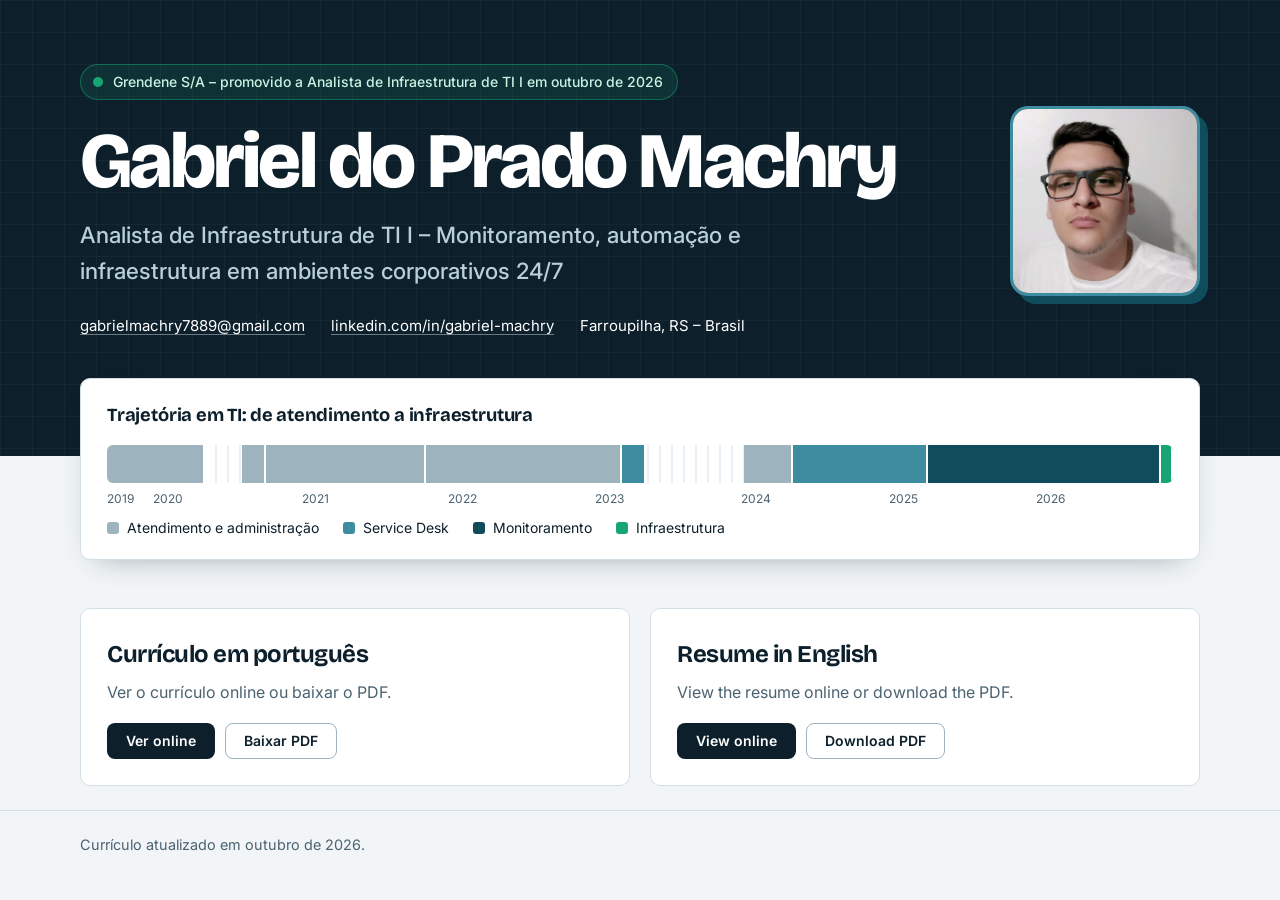
<file: index.html>
<!DOCTYPE html>
<html lang="pt-BR">
<head>
<meta charset="UTF-8">
<meta name="viewport" content="width=device-width, initial-scale=1">
<title>Gabriel do Prado Machry – Analista de Infraestrutura de TI I</title>
<meta name="description" content="Currículo de Gabriel do Prado Machry, Analista de Infraestrutura de TI I na Grendene S/A. Monitoramento (Nagios/OpMon, Grafana), automação (Python, Perl, PowerShell), Active Directory e Windows Server.">
<meta property="og:title" content="Gabriel do Prado Machry – Analista de Infraestrutura de TI I">
<meta property="og:description" content="Currículo de Gabriel do Prado Machry, Analista de Infraestrutura de TI I na Grendene S/A. Monitoramento (Nagios/OpMon, Grafana), automação (Python, Perl, PowerShell), Active Directory e Windows Server.">
<meta property="og:image" content="foto.jpg">
<meta name="theme-color" content="#0c1f2b">
<link rel="preconnect" href="https://fonts.googleapis.com"><link rel="preconnect" href="https://fonts.gstatic.com" crossorigin><link rel="stylesheet" href="https://fonts.googleapis.com/css2?family=Bricolage+Grotesque:wght@700;800&family=Inter:wght@400;500;600;700&display=swap">
<link rel="stylesheet" href="style.css">
<script type="application/ld+json">{"@context": "https://schema.org", "@type": "Person", "name": "Gabriel do Prado Machry", "jobTitle": "Analista de Infraestrutura de TI I", "worksFor": {"@type": "Organization", "name": "Grendene S/A"}, "email": "gabrielmachry7889@gmail.com", "sameAs": ["https://linkedin.com/in/gabriel-machry"]}</script>
</head>
<body>
<header class="site-head">
<div class="wrap">
<div class="hero" style="padding-top:64px">
<div>
<p class="status"><span class="dot" aria-hidden="true"></span>Grendene S/A – promovido a Analista de Infraestrutura de TI I em outubro de 2026</p>
<h1>Gabriel do Prado Machry</h1>
<p class="headline">Analista de Infraestrutura de TI I – Monitoramento, automação e infraestrutura em ambientes corporativos 24/7</p>
<ul class="contact">
<li><a href="mailto:gabrielmachry7889@gmail.com">gabrielmachry7889@gmail.com</a></li>
<li><a href="https://linkedin.com/in/gabriel-machry">linkedin.com/in/gabriel-machry</a></li>
<li>Farroupilha, RS – Brasil</li>
</ul>
</div>
<img class="portrait" src="foto.jpg" alt="Foto de Gabriel do Prado Machry" width="190" height="190">
</div>
</div>
</header>
<main class="wrap">
<figure class="uptime wrap-in" aria-labelledby="up-title">
<h2 id="up-title">Trajetória em TI: de atendimento a infraestrutura</h2>
<div class="track" role="img" aria-label="Linha do tempo de 2019 a 2026: atendimento e administração até 2024, Service Desk, monitoramento a partir de março de 2025 e infraestrutura a partir de outubro de 2026."><span class="seg seg--adm" style="left:0.00%;width:9.20%;--d:0.00s"></span><span class="seg seg--adm" style="left:12.64%;width:2.30%;--d:0.07s"></span><span class="seg seg--adm" style="left:14.94%;width:14.94%;--d:0.14s"></span><span class="seg seg--adm" style="left:29.89%;width:18.39%;--d:0.21s"></span><span class="seg seg--sd" style="left:48.28%;width:2.30%;--d:0.28s"></span><span class="seg seg--adm" style="left:59.77%;width:4.60%;--d:0.35s"></span><span class="seg seg--sd" style="left:64.37%;width:12.64%;--d:0.42s"></span><span class="seg seg--mon" style="left:77.01%;width:21.84%;--d:0.49s"></span><span class="seg seg--infra" style="left:98.85%;width:1.15%;--d:0.56s"></span></div>
<div class="axis" aria-hidden="true"><span style="left:0">2019</span><span style="left:5.75%">2020</span><span style="left:19.54%">2021</span><span style="left:33.33%">2022</span><span style="left:47.13%">2023</span><span style="left:60.92%">2024</span><span style="left:74.71%">2025</span><span style="left:88.51%">2026</span></div>
<ul class="legend"><li><i class="seg--adm"></i>Atendimento e administração</li><li><i class="seg--sd"></i>Service Desk</li><li><i class="seg--mon"></i>Monitoramento</li><li><i class="seg--infra"></i>Infraestrutura</li></ul>
</figure>
<div class="choose">
<section class="choice" style="margin:0"><h2>Currículo em português</h2><p>Ver o currículo online ou baixar o PDF.</p><div class="btn-row"><a class="btn btn-primary" href="cv-pt.html">Ver online</a><a class="btn btn-ghost" href="Gabriel_Machry_Curriculo.pdf" download>Baixar PDF</a></div></section>
<section class="choice" style="margin:0"><h2>Resume in English</h2><p>View the resume online or download the PDF.</p><div class="btn-row"><a class="btn btn-primary" href="cv-en.html" lang="en">View online</a><a class="btn btn-ghost" href="Gabriel_Machry_Resume.pdf" download lang="en">Download PDF</a></div></section>
</div>
</main>
<footer class="site-foot"><div class="wrap">Currículo atualizado em outubro de 2026.</div></footer>
</body>
</html>
</file>
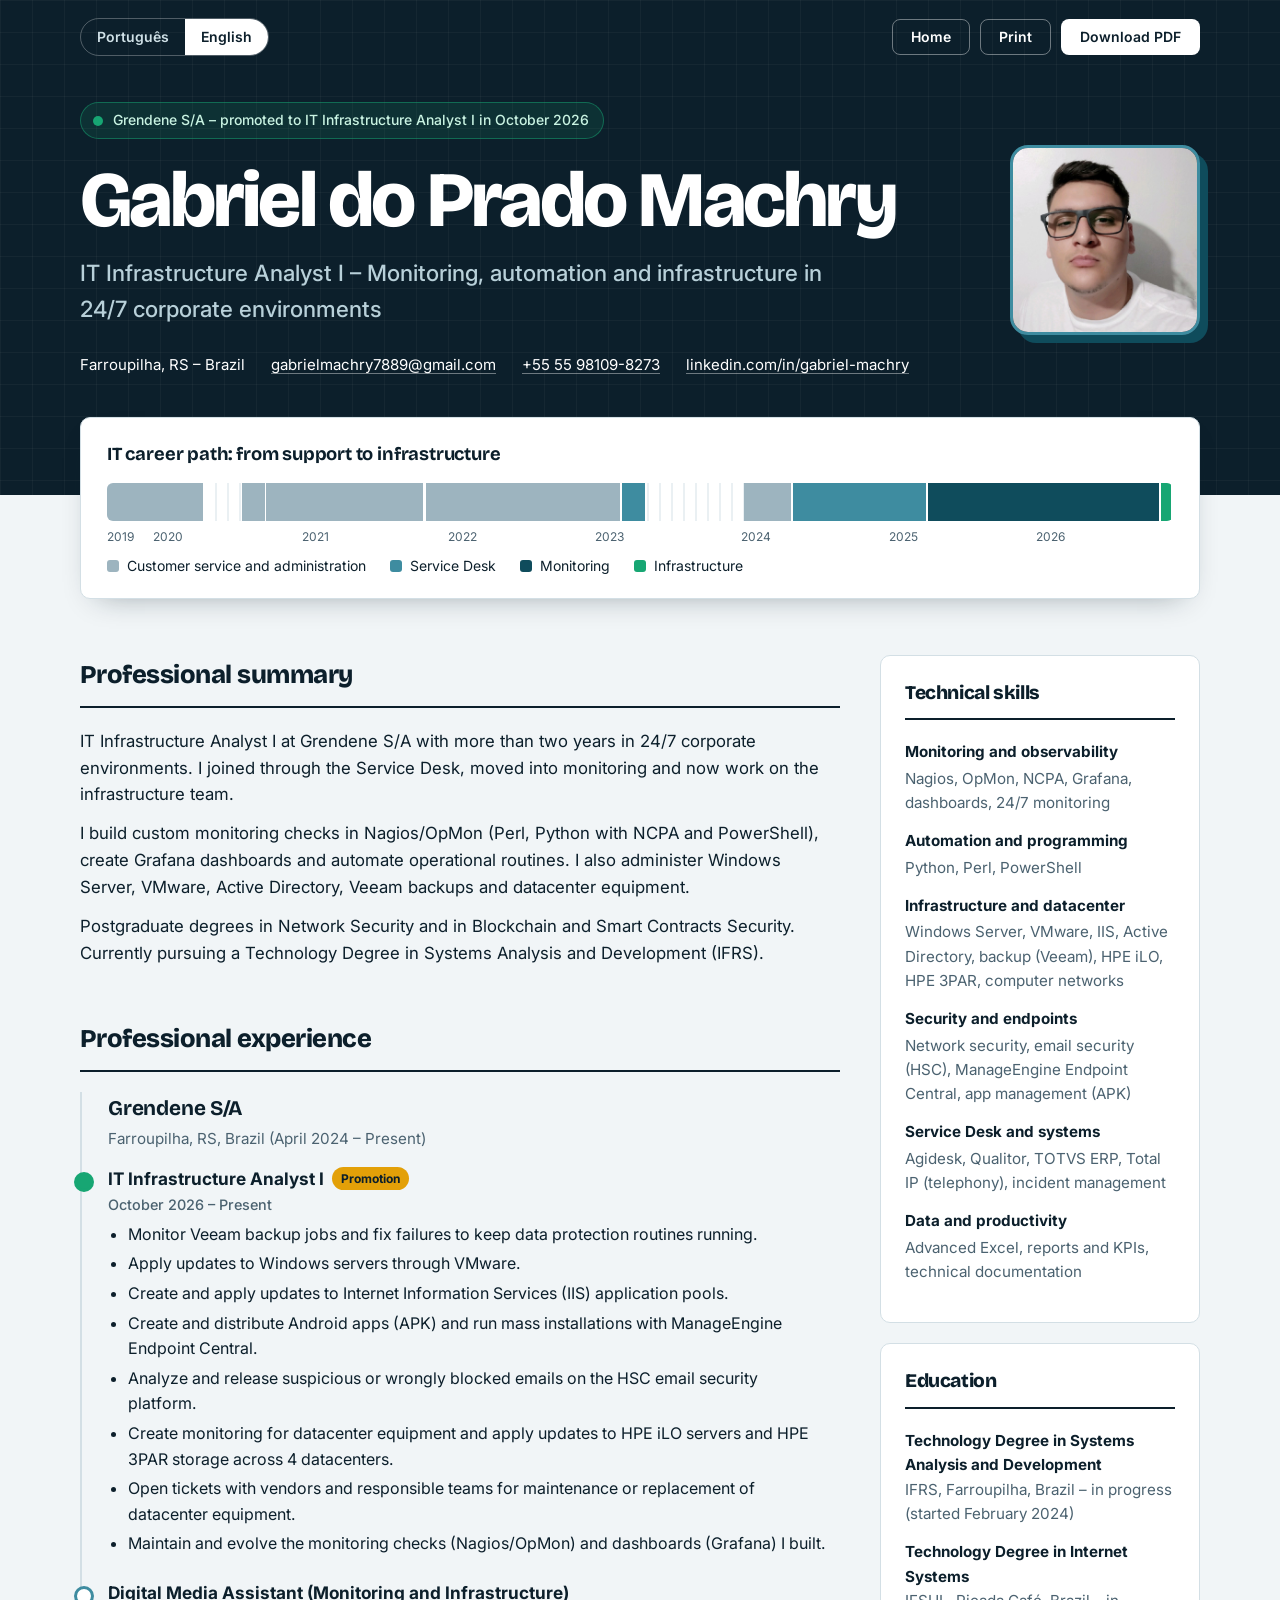
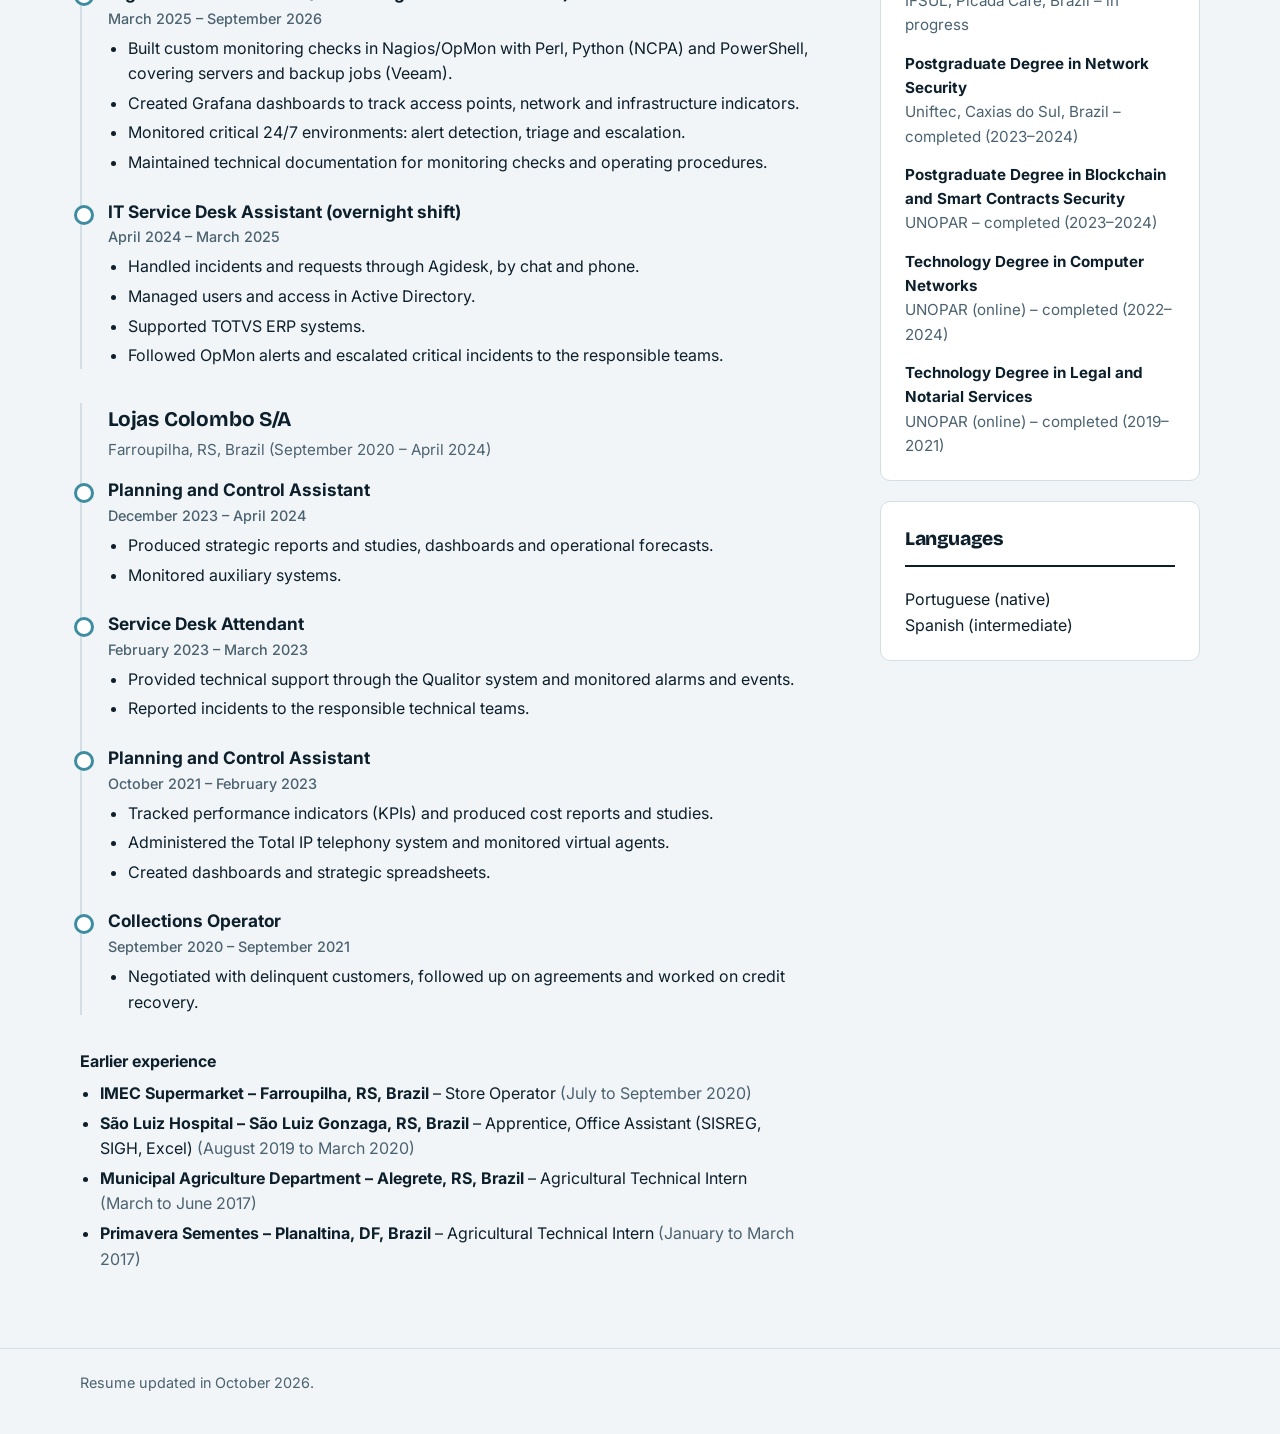
<file: cv-en.html>
<!DOCTYPE html>
<html lang="en">
<head>
<meta charset="UTF-8">
<meta name="viewport" content="width=device-width, initial-scale=1">
<title>Gabriel do Prado Machry – IT Infrastructure Analyst I</title>
<meta name="description" content="Resume of Gabriel do Prado Machry, IT Infrastructure Analyst I at Grendene S/A. Monitoring (Nagios/OpMon, Grafana), automation (Python, Perl, PowerShell), Active Directory and Windows Server.">
<meta name="author" content="Gabriel do Prado Machry">
<meta property="og:title" content="Gabriel do Prado Machry – IT Infrastructure Analyst I">
<meta property="og:description" content="Resume of Gabriel do Prado Machry, IT Infrastructure Analyst I at Grendene S/A. Monitoring (Nagios/OpMon, Grafana), automation (Python, Perl, PowerShell), Active Directory and Windows Server.">
<meta property="og:image" content="foto.jpg">
<meta name="theme-color" content="#0c1f2b">
<link rel="alternate" hreflang="pt-BR" href="cv-pt.html">
<link rel="preconnect" href="https://fonts.googleapis.com"><link rel="preconnect" href="https://fonts.gstatic.com" crossorigin><link rel="stylesheet" href="https://fonts.googleapis.com/css2?family=Bricolage+Grotesque:wght@700;800&family=Inter:wght@400;500;600;700&display=swap">
<link rel="stylesheet" href="style.css">
<script type="application/ld+json">{"@context": "https://schema.org", "@type": "Person", "name": "Gabriel do Prado Machry", "jobTitle": "IT Infrastructure Analyst I", "worksFor": {"@type": "Organization", "name": "Grendene S/A"}, "email": "gabrielmachry7889@gmail.com", "address": {"@type": "PostalAddress", "addressLocality": "Farroupilha", "addressRegion": "RS", "addressCountry": "BR"}, "sameAs": ["https://linkedin.com/in/gabriel-machry"]}</script>
</head>
<body>
<header class="site-head">
<div class="wrap">
<div class="actions">
<nav class="lang-switch" aria-label="Idioma / Language"><a href="cv-pt.html" lang="pt-BR" hreflang="pt-BR" >Português</a><a href="cv-en.html" lang="en" hreflang="en" aria-current="page">English</a></nav>
<div class="btn-row">
<a class="btn btn-ghost" href="index.html">Home</a>
<button class="btn btn-ghost" type="button" onclick="window.print()">Print</button>
<a class="btn btn-primary" href="Gabriel_Machry_Resume.pdf" download>Download PDF</a>
</div>
</div>
<div class="hero">
<div>
<p class="status"><span class="dot" aria-hidden="true"></span>Grendene S/A – promoted to IT Infrastructure Analyst I in October 2026</p>
<h1>Gabriel do Prado Machry</h1>
<p class="headline"><span class="print-role">IT Infrastructure Analyst I</span><span class="web-only"> – </span><span class="web-only">Monitoring, automation and infrastructure in 24/7 corporate environments</span></p>
<ul class="contact">
<li>Farroupilha, RS – Brazil</li>
<li><a href="mailto:gabrielmachry7889@gmail.com">gabrielmachry7889@gmail.com</a></li>
<li><a href="tel:+5555981098273">+55 55 98109-8273</a></li>
<li><a href="https://linkedin.com/in/gabriel-machry">linkedin.com/in/gabriel-machry</a></li>
</ul>
</div>
<img class="portrait" src="foto.jpg" alt="Foto de Gabriel do Prado Machry" width="190" height="190">
</div>
</div>
</header>
<main class="wrap">
<figure class="uptime wrap-in" aria-labelledby="up-title">
<h2 id="up-title">IT career path: from support to infrastructure</h2>
<div class="track" role="img" aria-label="Timeline from 2019 to 2026: customer service and administration until 2024, Service Desk, monitoring from March 2025 and infrastructure from October 2026."><span class="seg seg--adm" style="left:0.00%;width:9.20%;--d:0.00s"></span><span class="seg seg--adm" style="left:12.64%;width:2.30%;--d:0.07s"></span><span class="seg seg--adm" style="left:14.94%;width:14.94%;--d:0.14s"></span><span class="seg seg--adm" style="left:29.89%;width:18.39%;--d:0.21s"></span><span class="seg seg--sd" style="left:48.28%;width:2.30%;--d:0.28s"></span><span class="seg seg--adm" style="left:59.77%;width:4.60%;--d:0.35s"></span><span class="seg seg--sd" style="left:64.37%;width:12.64%;--d:0.42s"></span><span class="seg seg--mon" style="left:77.01%;width:21.84%;--d:0.49s"></span><span class="seg seg--infra" style="left:98.85%;width:1.15%;--d:0.56s"></span></div>
<div class="axis" aria-hidden="true"><span style="left:0">2019</span><span style="left:5.75%">2020</span><span style="left:19.54%">2021</span><span style="left:33.33%">2022</span><span style="left:47.13%">2023</span><span style="left:60.92%">2024</span><span style="left:74.71%">2025</span><span style="left:88.51%">2026</span></div>
<ul class="legend"><li><i class="seg--adm"></i>Customer service and administration</li><li><i class="seg--sd"></i>Service Desk</li><li><i class="seg--mon"></i>Monitoring</li><li><i class="seg--infra"></i>Infrastructure</li></ul>
</figure>
<div class="layout">
<div class="main">
<section class="about" id="resumo"><h2 class="title">Professional summary</h2><p>IT Infrastructure Analyst I at Grendene S/A with more than two years in 24/7 corporate environments. I joined through the Service Desk, moved into monitoring and now work on the infrastructure team.</p><p>I build custom monitoring checks in Nagios/OpMon (Perl, Python with NCPA and PowerShell), create Grafana dashboards and automate operational routines. I also administer Windows Server, VMware, Active Directory, Veeam backups and datacenter equipment.</p><p>Postgraduate degrees in Network Security and in Blockchain and Smart Contracts Security. Currently pursuing a Technology Degree in Systems Analysis and Development (IFRS).</p></section>
<section id="experiencia"><h2 class="title">Professional experience</h2>
<div class="company">
<header><h3>Grendene S/A</h3><p class="where">Farroupilha, RS, Brazil (April 2024 – Present)</p></header>
<article class="role role--now">
<h4>IT Infrastructure Analyst I<span class="badge web-only">Promotion</span></h4>
<p class="when">October 2026 – Present</p>
<ul><li>Monitor Veeam backup jobs and fix failures to keep data protection routines running.</li><li>Apply updates to Windows servers through VMware.</li><li>Create and apply updates to Internet Information Services (IIS) application pools.</li><li>Create and distribute Android apps (APK) and run mass installations with ManageEngine Endpoint Central.</li><li>Analyze and release suspicious or wrongly blocked emails on the HSC email security platform.</li><li>Create monitoring for datacenter equipment and apply updates to HPE iLO servers and HPE 3PAR storage across 4 datacenters.</li><li>Open tickets with vendors and responsible teams for maintenance or replacement of datacenter equipment.</li><li>Maintain and evolve the monitoring checks (Nagios/OpMon) and dashboards (Grafana) I built.</li></ul>
</article><article class="role">
<h4>Digital Media Assistant (Monitoring and Infrastructure)</h4>
<p class="when">March 2025 – September 2026</p>
<ul><li>Built custom monitoring checks in Nagios/OpMon with Perl, Python (NCPA) and PowerShell, covering servers and backup jobs (Veeam).</li><li>Created Grafana dashboards to track access points, network and infrastructure indicators.</li><li>Monitored critical 24/7 environments: alert detection, triage and escalation.</li><li>Maintained technical documentation for monitoring checks and operating procedures.</li></ul>
</article><article class="role">
<h4>IT Service Desk Assistant (overnight shift)</h4>
<p class="when">April 2024 – March 2025</p>
<ul><li>Handled incidents and requests through Agidesk, by chat and phone.</li><li>Managed users and access in Active Directory.</li><li>Supported TOTVS ERP systems.</li><li>Followed OpMon alerts and escalated critical incidents to the responsible teams.</li></ul>
</article>
</div><div class="company">
<header><h3>Lojas Colombo S/A</h3><p class="where">Farroupilha, RS, Brazil (September 2020 – April 2024)</p></header>
<article class="role">
<h4>Planning and Control Assistant</h4>
<p class="when">December 2023 – April 2024</p>
<ul><li>Produced strategic reports and studies, dashboards and operational forecasts.</li><li>Monitored auxiliary systems.</li></ul>
</article><article class="role">
<h4>Service Desk Attendant</h4>
<p class="when">February 2023 – March 2023</p>
<ul><li>Provided technical support through the Qualitor system and monitored alarms and events.</li><li>Reported incidents to the responsible technical teams.</li></ul>
</article><article class="role">
<h4>Planning and Control Assistant</h4>
<p class="when">October 2021 – February 2023</p>
<ul><li>Tracked performance indicators (KPIs) and produced cost reports and studies.</li><li>Administered the Total IP telephony system and monitored virtual agents.</li><li>Created dashboards and strategic spreadsheets.</li></ul>
</article><article class="role">
<h4>Collections Operator</h4>
<p class="when">September 2020 – September 2021</p>
<ul><li>Negotiated with delinquent customers, followed up on agreements and worked on credit recovery.</li></ul>
</article>
</div>
<div class="earlier"><h3 class="earlier-title">Earlier experience</h3><ul><li><strong>IMEC Supermarket – Farroupilha, RS, Brazil</strong> – Store Operator <span>(July to September 2020)</span></li><li><strong>São Luiz Hospital – São Luiz Gonzaga, RS, Brazil</strong> – Apprentice, Office Assistant (SISREG, SIGH, Excel) <span>(August 2019 to March 2020)</span></li><li><strong>Municipal Agriculture Department – Alegrete, RS, Brazil</strong> – Agricultural Technical Intern <span>(March to June 2017)</span></li><li><strong>Primavera Sementes – Planaltina, DF, Brazil</strong> – Agricultural Technical Intern <span>(January to March 2017)</span></li></ul></div>
</section>
</div>
<aside class="side">
<section id="competencias"><h2 class="title">Technical skills</h2><dl><div class="skill-group"><dt>Monitoring and observability</dt><dd>Nagios, OpMon, NCPA, Grafana, dashboards, 24/7 monitoring</dd></div><div class="skill-group"><dt>Automation and programming</dt><dd>Python, Perl, PowerShell</dd></div><div class="skill-group"><dt>Infrastructure and datacenter</dt><dd>Windows Server, VMware, IIS, Active Directory, backup (Veeam), HPE iLO, HPE 3PAR, computer networks</dd></div><div class="skill-group"><dt>Security and endpoints</dt><dd>Network security, email security (HSC), ManageEngine Endpoint Central, app management (APK)</dd></div><div class="skill-group"><dt>Service Desk and systems</dt><dd>Agidesk, Qualitor, TOTVS ERP, Total IP (telephony), incident management</dd></div><div class="skill-group"><dt>Data and productivity</dt><dd>Advanced Excel, reports and KPIs, technical documentation</dd></div></dl></section>
<section id="formacao"><h2 class="title">Education</h2><ul class="edu"><li><strong>Technology Degree in Systems Analysis and Development</strong><span>IFRS, Farroupilha, Brazil – in progress (started February 2024)</span></li><li><strong>Technology Degree in Internet Systems</strong><span>IFSUL, Picada Café, Brazil – in progress</span></li><li><strong>Postgraduate Degree in Network Security</strong><span>Uniftec, Caxias do Sul, Brazil – completed (2023–2024)</span></li><li><strong>Postgraduate Degree in Blockchain and Smart Contracts Security</strong><span>UNOPAR – completed (2023–2024)</span></li><li><strong>Technology Degree in Computer Networks</strong><span>UNOPAR (online) – completed (2022–2024)</span></li><li><strong>Technology Degree in Legal and Notarial Services</strong><span>UNOPAR (online) – completed (2019–2021)</span></li></ul></section>
<section id="idiomas"><h2 class="title">Languages</h2><ul class="plain"><li>Portuguese (native)</li><li>Spanish (intermediate)</li></ul></section>
</aside>
</div>
</main>
<footer class="site-foot"><div class="wrap">Resume updated in October 2026.</div></footer>
</body>
</html>
</file>
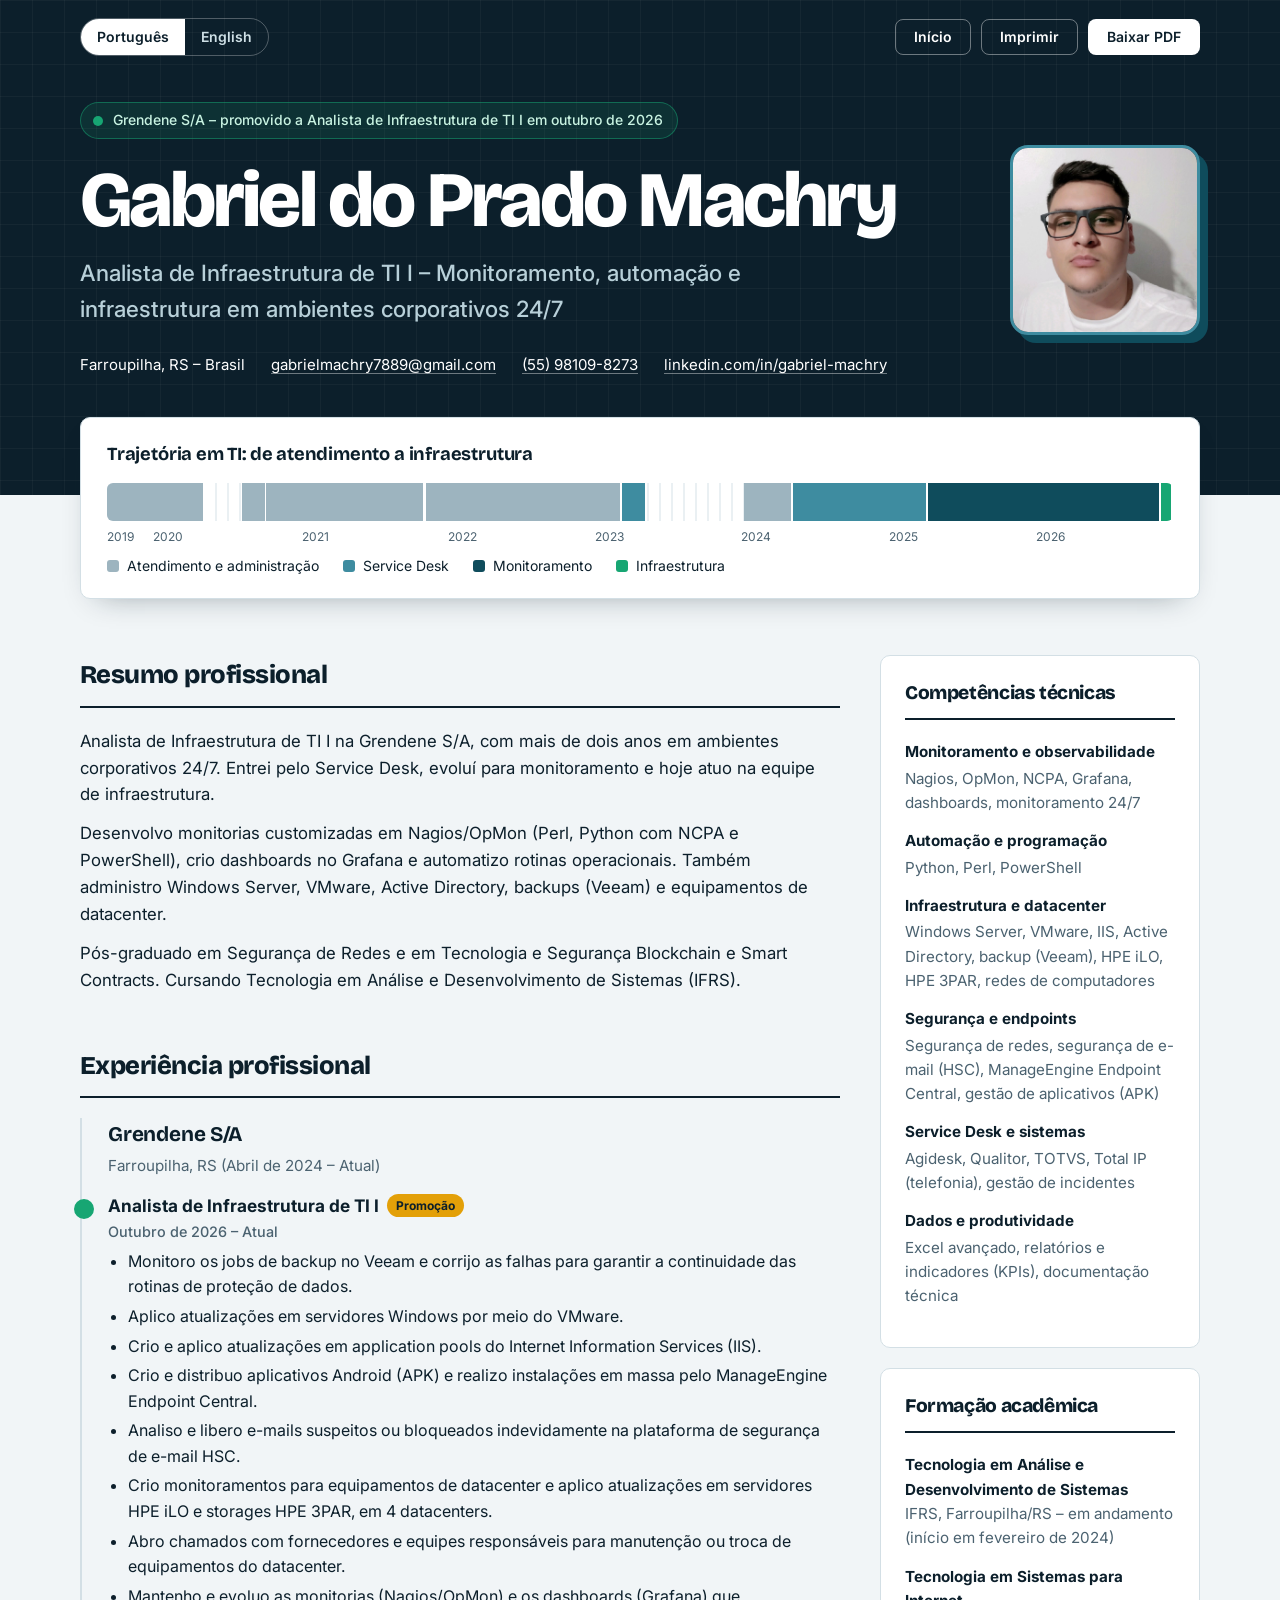
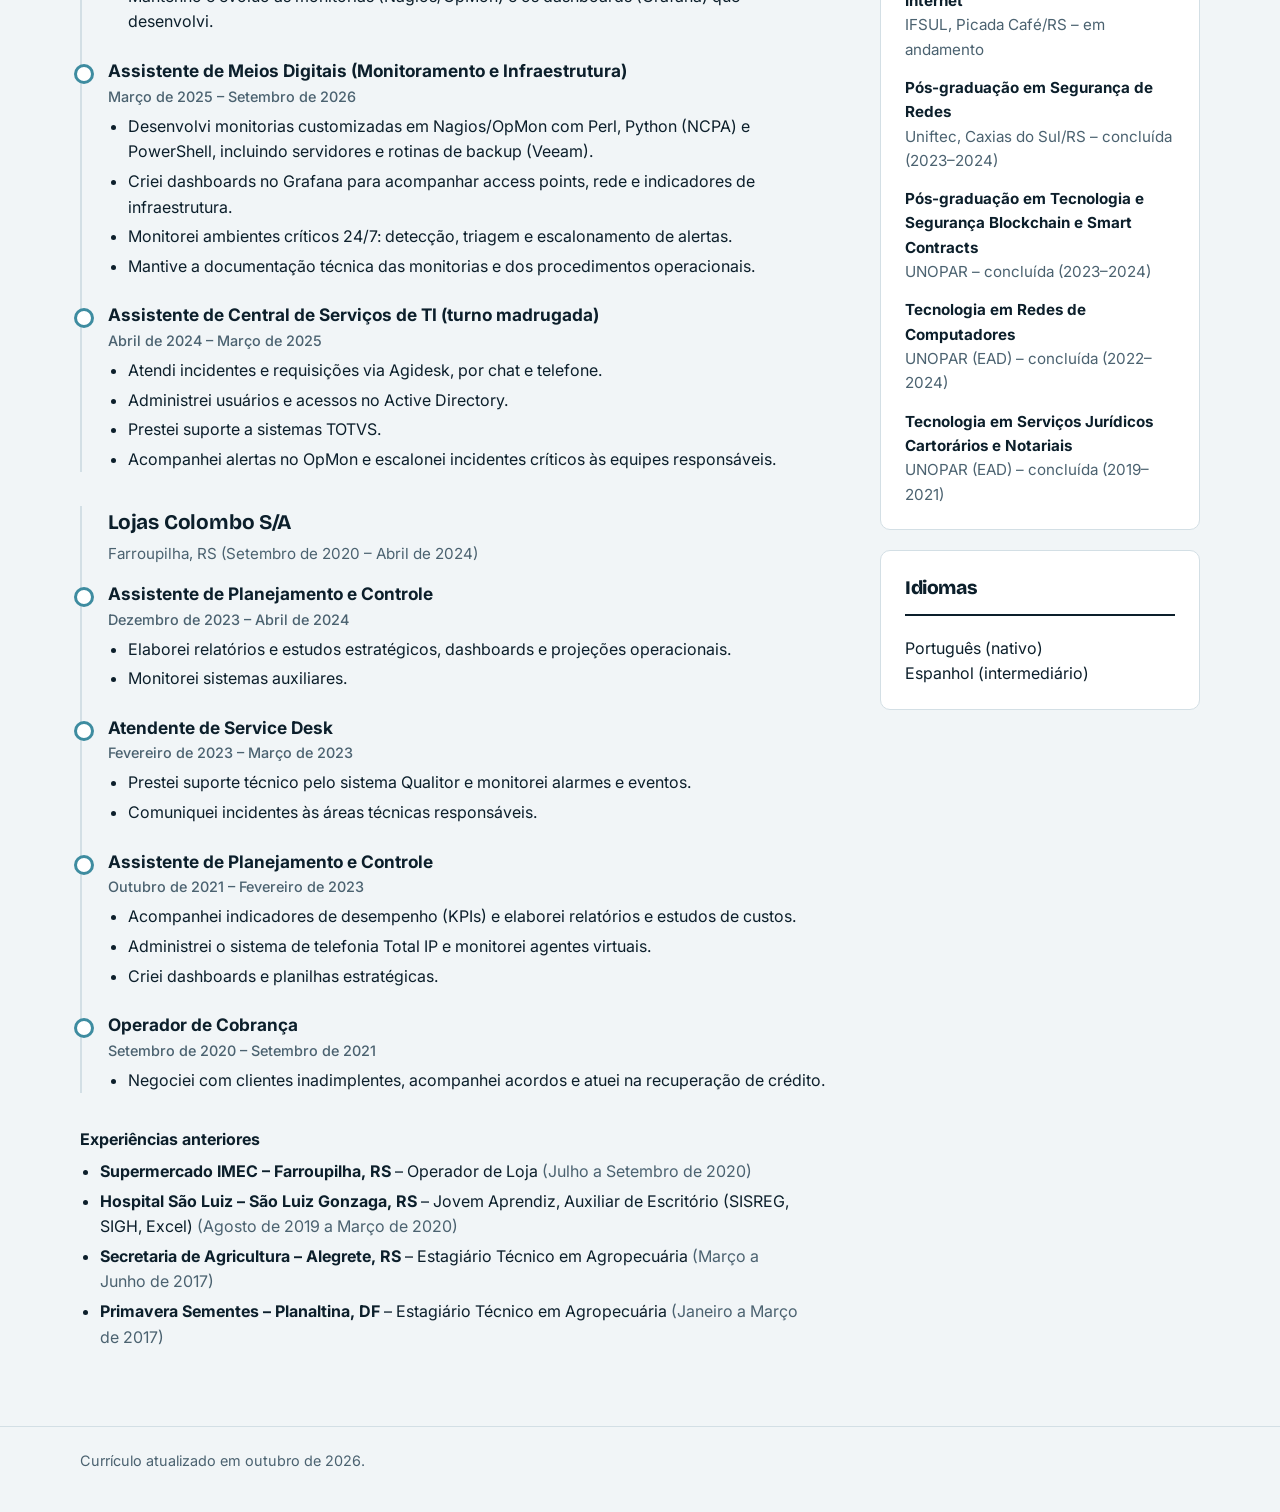
<file: cv-pt.html>
<!DOCTYPE html>
<html lang="pt-BR">
<head>
<meta charset="UTF-8">
<meta name="viewport" content="width=device-width, initial-scale=1">
<title>Gabriel do Prado Machry – Analista de Infraestrutura de TI I</title>
<meta name="description" content="Currículo de Gabriel do Prado Machry, Analista de Infraestrutura de TI I na Grendene S/A. Monitoramento (Nagios/OpMon, Grafana), automação (Python, Perl, PowerShell), Active Directory e Windows Server.">
<meta name="author" content="Gabriel do Prado Machry">
<meta property="og:title" content="Gabriel do Prado Machry – Analista de Infraestrutura de TI I">
<meta property="og:description" content="Currículo de Gabriel do Prado Machry, Analista de Infraestrutura de TI I na Grendene S/A. Monitoramento (Nagios/OpMon, Grafana), automação (Python, Perl, PowerShell), Active Directory e Windows Server.">
<meta property="og:image" content="foto.jpg">
<meta name="theme-color" content="#0c1f2b">
<link rel="alternate" hreflang="en" href="cv-en.html">
<link rel="preconnect" href="https://fonts.googleapis.com"><link rel="preconnect" href="https://fonts.gstatic.com" crossorigin><link rel="stylesheet" href="https://fonts.googleapis.com/css2?family=Bricolage+Grotesque:wght@700;800&family=Inter:wght@400;500;600;700&display=swap">
<link rel="stylesheet" href="style.css">
<script type="application/ld+json">{"@context": "https://schema.org", "@type": "Person", "name": "Gabriel do Prado Machry", "jobTitle": "Analista de Infraestrutura de TI I", "worksFor": {"@type": "Organization", "name": "Grendene S/A"}, "email": "gabrielmachry7889@gmail.com", "address": {"@type": "PostalAddress", "addressLocality": "Farroupilha", "addressRegion": "RS", "addressCountry": "BR"}, "sameAs": ["https://linkedin.com/in/gabriel-machry"]}</script>
</head>
<body>
<header class="site-head">
<div class="wrap">
<div class="actions">
<nav class="lang-switch" aria-label="Idioma / Language"><a href="cv-pt.html" lang="pt-BR" hreflang="pt-BR" aria-current="page">Português</a><a href="cv-en.html" lang="en" hreflang="en" >English</a></nav>
<div class="btn-row">
<a class="btn btn-ghost" href="index.html">Início</a>
<button class="btn btn-ghost" type="button" onclick="window.print()">Imprimir</button>
<a class="btn btn-primary" href="Gabriel_Machry_Curriculo.pdf" download>Baixar PDF</a>
</div>
</div>
<div class="hero">
<div>
<p class="status"><span class="dot" aria-hidden="true"></span>Grendene S/A – promovido a Analista de Infraestrutura de TI I em outubro de 2026</p>
<h1>Gabriel do Prado Machry</h1>
<p class="headline"><span class="print-role">Analista de Infraestrutura de TI I</span><span class="web-only"> – </span><span class="web-only">Monitoramento, automação e infraestrutura em ambientes corporativos 24/7</span></p>
<ul class="contact">
<li>Farroupilha, RS – Brasil</li>
<li><a href="mailto:gabrielmachry7889@gmail.com">gabrielmachry7889@gmail.com</a></li>
<li><a href="tel:+5555981098273">(55) 98109-8273</a></li>
<li><a href="https://linkedin.com/in/gabriel-machry">linkedin.com/in/gabriel-machry</a></li>
</ul>
</div>
<img class="portrait" src="foto.jpg" alt="Foto de Gabriel do Prado Machry" width="190" height="190">
</div>
</div>
</header>
<main class="wrap">
<figure class="uptime wrap-in" aria-labelledby="up-title">
<h2 id="up-title">Trajetória em TI: de atendimento a infraestrutura</h2>
<div class="track" role="img" aria-label="Linha do tempo de 2019 a 2026: atendimento e administração até 2024, Service Desk, monitoramento a partir de março de 2025 e infraestrutura a partir de outubro de 2026."><span class="seg seg--adm" style="left:0.00%;width:9.20%;--d:0.00s"></span><span class="seg seg--adm" style="left:12.64%;width:2.30%;--d:0.07s"></span><span class="seg seg--adm" style="left:14.94%;width:14.94%;--d:0.14s"></span><span class="seg seg--adm" style="left:29.89%;width:18.39%;--d:0.21s"></span><span class="seg seg--sd" style="left:48.28%;width:2.30%;--d:0.28s"></span><span class="seg seg--adm" style="left:59.77%;width:4.60%;--d:0.35s"></span><span class="seg seg--sd" style="left:64.37%;width:12.64%;--d:0.42s"></span><span class="seg seg--mon" style="left:77.01%;width:21.84%;--d:0.49s"></span><span class="seg seg--infra" style="left:98.85%;width:1.15%;--d:0.56s"></span></div>
<div class="axis" aria-hidden="true"><span style="left:0">2019</span><span style="left:5.75%">2020</span><span style="left:19.54%">2021</span><span style="left:33.33%">2022</span><span style="left:47.13%">2023</span><span style="left:60.92%">2024</span><span style="left:74.71%">2025</span><span style="left:88.51%">2026</span></div>
<ul class="legend"><li><i class="seg--adm"></i>Atendimento e administração</li><li><i class="seg--sd"></i>Service Desk</li><li><i class="seg--mon"></i>Monitoramento</li><li><i class="seg--infra"></i>Infraestrutura</li></ul>
</figure>
<div class="layout">
<div class="main">
<section class="about" id="resumo"><h2 class="title">Resumo profissional</h2><p>Analista de Infraestrutura de TI I na Grendene S/A, com mais de dois anos em ambientes corporativos 24/7. Entrei pelo Service Desk, evoluí para monitoramento e hoje atuo na equipe de infraestrutura.</p><p>Desenvolvo monitorias customizadas em Nagios/OpMon (Perl, Python com NCPA e PowerShell), crio dashboards no Grafana e automatizo rotinas operacionais. Também administro Windows Server, VMware, Active Directory, backups (Veeam) e equipamentos de datacenter.</p><p>Pós-graduado em Segurança de Redes e em Tecnologia e Segurança Blockchain e Smart Contracts. Cursando Tecnologia em Análise e Desenvolvimento de Sistemas (IFRS).</p></section>
<section id="experiencia"><h2 class="title">Experiência profissional</h2>
<div class="company">
<header><h3>Grendene S/A</h3><p class="where">Farroupilha, RS (Abril de 2024 – Atual)</p></header>
<article class="role role--now">
<h4>Analista de Infraestrutura de TI I<span class="badge web-only">Promoção</span></h4>
<p class="when">Outubro de 2026 – Atual</p>
<ul><li>Monitoro os jobs de backup no Veeam e corrijo as falhas para garantir a continuidade das rotinas de proteção de dados.</li><li>Aplico atualizações em servidores Windows por meio do VMware.</li><li>Crio e aplico atualizações em application pools do Internet Information Services (IIS).</li><li>Crio e distribuo aplicativos Android (APK) e realizo instalações em massa pelo ManageEngine Endpoint Central.</li><li>Analiso e libero e-mails suspeitos ou bloqueados indevidamente na plataforma de segurança de e-mail HSC.</li><li>Crio monitoramentos para equipamentos de datacenter e aplico atualizações em servidores HPE iLO e storages HPE 3PAR, em 4 datacenters.</li><li>Abro chamados com fornecedores e equipes responsáveis para manutenção ou troca de equipamentos do datacenter.</li><li>Mantenho e evoluo as monitorias (Nagios/OpMon) e os dashboards (Grafana) que desenvolvi.</li></ul>
</article><article class="role">
<h4>Assistente de Meios Digitais (Monitoramento e Infraestrutura)</h4>
<p class="when">Março de 2025 – Setembro de 2026</p>
<ul><li>Desenvolvi monitorias customizadas em Nagios/OpMon com Perl, Python (NCPA) e PowerShell, incluindo servidores e rotinas de backup (Veeam).</li><li>Criei dashboards no Grafana para acompanhar access points, rede e indicadores de infraestrutura.</li><li>Monitorei ambientes críticos 24/7: detecção, triagem e escalonamento de alertas.</li><li>Mantive a documentação técnica das monitorias e dos procedimentos operacionais.</li></ul>
</article><article class="role">
<h4>Assistente de Central de Serviços de TI (turno madrugada)</h4>
<p class="when">Abril de 2024 – Março de 2025</p>
<ul><li>Atendi incidentes e requisições via Agidesk, por chat e telefone.</li><li>Administrei usuários e acessos no Active Directory.</li><li>Prestei suporte a sistemas TOTVS.</li><li>Acompanhei alertas no OpMon e escalonei incidentes críticos às equipes responsáveis.</li></ul>
</article>
</div><div class="company">
<header><h3>Lojas Colombo S/A</h3><p class="where">Farroupilha, RS (Setembro de 2020 – Abril de 2024)</p></header>
<article class="role">
<h4>Assistente de Planejamento e Controle</h4>
<p class="when">Dezembro de 2023 – Abril de 2024</p>
<ul><li>Elaborei relatórios e estudos estratégicos, dashboards e projeções operacionais.</li><li>Monitorei sistemas auxiliares.</li></ul>
</article><article class="role">
<h4>Atendente de Service Desk</h4>
<p class="when">Fevereiro de 2023 – Março de 2023</p>
<ul><li>Prestei suporte técnico pelo sistema Qualitor e monitorei alarmes e eventos.</li><li>Comuniquei incidentes às áreas técnicas responsáveis.</li></ul>
</article><article class="role">
<h4>Assistente de Planejamento e Controle</h4>
<p class="when">Outubro de 2021 – Fevereiro de 2023</p>
<ul><li>Acompanhei indicadores de desempenho (KPIs) e elaborei relatórios e estudos de custos.</li><li>Administrei o sistema de telefonia Total IP e monitorei agentes virtuais.</li><li>Criei dashboards e planilhas estratégicas.</li></ul>
</article><article class="role">
<h4>Operador de Cobrança</h4>
<p class="when">Setembro de 2020 – Setembro de 2021</p>
<ul><li>Negociei com clientes inadimplentes, acompanhei acordos e atuei na recuperação de crédito.</li></ul>
</article>
</div>
<div class="earlier"><h3 class="earlier-title">Experiências anteriores</h3><ul><li><strong>Supermercado IMEC – Farroupilha, RS</strong> – Operador de Loja <span>(Julho a Setembro de 2020)</span></li><li><strong>Hospital São Luiz – São Luiz Gonzaga, RS</strong> – Jovem Aprendiz, Auxiliar de Escritório (SISREG, SIGH, Excel) <span>(Agosto de 2019 a Março de 2020)</span></li><li><strong>Secretaria de Agricultura – Alegrete, RS</strong> – Estagiário Técnico em Agropecuária <span>(Março a Junho de 2017)</span></li><li><strong>Primavera Sementes – Planaltina, DF</strong> – Estagiário Técnico em Agropecuária <span>(Janeiro a Março de 2017)</span></li></ul></div>
</section>
</div>
<aside class="side">
<section id="competencias"><h2 class="title">Competências técnicas</h2><dl><div class="skill-group"><dt>Monitoramento e observabilidade</dt><dd>Nagios, OpMon, NCPA, Grafana, dashboards, monitoramento 24/7</dd></div><div class="skill-group"><dt>Automação e programação</dt><dd>Python, Perl, PowerShell</dd></div><div class="skill-group"><dt>Infraestrutura e datacenter</dt><dd>Windows Server, VMware, IIS, Active Directory, backup (Veeam), HPE iLO, HPE 3PAR, redes de computadores</dd></div><div class="skill-group"><dt>Segurança e endpoints</dt><dd>Segurança de redes, segurança de e-mail (HSC), ManageEngine Endpoint Central, gestão de aplicativos (APK)</dd></div><div class="skill-group"><dt>Service Desk e sistemas</dt><dd>Agidesk, Qualitor, TOTVS, Total IP (telefonia), gestão de incidentes</dd></div><div class="skill-group"><dt>Dados e produtividade</dt><dd>Excel avançado, relatórios e indicadores (KPIs), documentação técnica</dd></div></dl></section>
<section id="formacao"><h2 class="title">Formação acadêmica</h2><ul class="edu"><li><strong>Tecnologia em Análise e Desenvolvimento de Sistemas</strong><span>IFRS, Farroupilha/RS – em andamento (início em fevereiro de 2024)</span></li><li><strong>Tecnologia em Sistemas para Internet</strong><span>IFSUL, Picada Café/RS – em andamento</span></li><li><strong>Pós-graduação em Segurança de Redes</strong><span>Uniftec, Caxias do Sul/RS – concluída (2023–2024)</span></li><li><strong>Pós-graduação em Tecnologia e Segurança Blockchain e Smart Contracts</strong><span>UNOPAR – concluída (2023–2024)</span></li><li><strong>Tecnologia em Redes de Computadores</strong><span>UNOPAR (EAD) – concluída (2022–2024)</span></li><li><strong>Tecnologia em Serviços Jurídicos Cartorários e Notariais</strong><span>UNOPAR (EAD) – concluída (2019–2021)</span></li></ul></section>
<section id="idiomas"><h2 class="title">Idiomas</h2><ul class="plain"><li>Português (nativo)</li><li>Espanhol (intermediário)</li></ul></section>
</aside>
</div>
</main>
<footer class="site-foot"><div class="wrap">Currículo atualizado em outubro de 2026.</div></footer>
</body>
</html>
</file>
<file: style.css>
/* ==========================================================
   Currículo – Gabriel do Prado Machry
   Visual: painel de status (monitoramento). Verde só aparece
   como "status OK"; o petróleo é a cor de marca.
   ========================================================== */

:root {
    --paper: #f1f5f7;
    --card: #ffffff;
    --ink: #0c1f2b;
    --muted: #4b6270;
    --line: #d3dfe5;
    --petrol: #0f4c5c;
    --petrol-soft: #3e8ca0;
    --mist: #9db4bf;
    --signal: #17a673;
    --amber: #e3a008;
    --radius: 10px;
    --font-body: "Inter", system-ui, -apple-system, "Segoe UI", Arial, sans-serif;
    --font-display: "Bricolage Grotesque", "Inter", system-ui, -apple-system, "Segoe UI", Arial, sans-serif;
}

* { box-sizing: border-box; }

html { scroll-behavior: smooth; }

body {
    margin: 0;
    background: var(--paper);
    color: var(--ink);
    font-family: var(--font-body);
    font-size: 16px;
    line-height: 1.6;
    -webkit-font-smoothing: antialiased;
}

a { color: var(--petrol); text-underline-offset: 3px; }
a:hover { color: var(--ink); }

:focus-visible {
    outline: 3px solid var(--amber);
    outline-offset: 3px;
    border-radius: 4px;
}

.wrap {
    width: min(1120px, 100% - 40px);
    margin-inline: auto;
}

/* ---------- Barra de ações ---------- */

.actions {
    display: flex;
    flex-wrap: wrap;
    gap: 10px;
    align-items: center;
    justify-content: space-between;
    padding: 18px 0;
}

.lang-switch {
    display: inline-flex;
    border: 1px solid rgba(255, 255, 255, .28);
    border-radius: 999px;
    overflow: hidden;
}

.lang-switch a {
    color: #cfe0e6;
    text-decoration: none;
    padding: 7px 16px;
    font-size: 14px;
    font-weight: 600;
}

.lang-switch a[aria-current="page"] {
    background: #fff;
    color: var(--ink);
}

.btn-row { display: flex; flex-wrap: wrap; gap: 10px; }

.btn {
    display: inline-flex;
    align-items: center;
    gap: 8px;
    padding: 10px 18px;
    border-radius: 8px;
    font: 600 14px/1 var(--font-body);
    text-decoration: none;
    border: 1px solid transparent;
    cursor: pointer;
    transition: background .15s, color .15s, border-color .15s;
}

.btn-primary { background: #fff; color: var(--ink); }
.btn-primary:hover { background: var(--amber); color: var(--ink); }

.btn-ghost {
    background: transparent;
    color: #fff;
    border-color: rgba(255, 255, 255, .4);
}
.btn-ghost:hover { background: rgba(255, 255, 255, .12); color: #fff; }

/* ---------- Cabeçalho ---------- */

.site-head {
    background:
        linear-gradient(rgba(255, 255, 255, .035) 1px, transparent 1px) 0 0 / 100% 32px,
        linear-gradient(90deg, rgba(255, 255, 255, .035) 1px, transparent 1px) 0 0 / 32px 100%,
        var(--ink);
    color: #fff;
    padding-bottom: 110px;
}

.hero {
    display: grid;
    grid-template-columns: 1fr auto;
    gap: 40px;
    align-items: center;
    padding: 28px 0 8px;
}

.status {
    display: inline-flex;
    align-items: center;
    gap: 10px;
    padding: 6px 14px 6px 12px;
    border-radius: 999px;
    background: rgba(23, 166, 115, .14);
    border: 1px solid rgba(23, 166, 115, .5);
    color: #c9f3e2;
    font-size: 14px;
    font-weight: 500;
    margin: 0 0 22px;
}

.dot {
    width: 10px;
    height: 10px;
    border-radius: 50%;
    background: var(--signal);
    box-shadow: 0 0 0 0 rgba(23, 166, 115, .6);
    animation: ping 2.4s ease-out 3;
}

@keyframes ping {
    0%   { box-shadow: 0 0 0 0 rgba(23, 166, 115, .6); }
    70%  { box-shadow: 0 0 0 10px rgba(23, 166, 115, 0); }
    100% { box-shadow: 0 0 0 0 rgba(23, 166, 115, 0); }
}

h1 {
    font-family: var(--font-display);
    font-weight: 800;
    font-size: clamp(2.5rem, 6.4vw, 4.9rem);
    line-height: 1;
    letter-spacing: -0.035em;
    margin: 0 0 16px;
}

.headline {
    font-size: clamp(1.1rem, 2.2vw, 1.4rem);
    font-weight: 500;
    color: #b8d0d9;
    margin: 0 0 26px;
    max-width: 34em;
}

.contact {
    display: flex;
    flex-wrap: wrap;
    gap: 8px 26px;
    padding: 0;
    margin: 0;
    list-style: none;
    font-size: 15px;
}

.contact a { color: #fff; text-decoration-color: rgba(255, 255, 255, .4); }
.contact a:hover { color: var(--amber); }

.portrait {
    width: 190px;
    height: 190px;
    border-radius: 18px;
    object-fit: cover;
    border: 3px solid var(--petrol-soft);
    box-shadow: 8px 8px 0 var(--petrol);
}

/* ---------- Trajetória (barra de status) ---------- */

.uptime {
    margin: -78px 0 0;
    background: var(--card);
    border: 1px solid var(--line);
    border-radius: var(--radius);
    padding: 22px 26px 20px;
    box-shadow: 0 12px 30px -18px rgba(12, 31, 43, .45);
}

.uptime h2 {
    font-family: var(--font-display);
    font-size: 1.15rem;
    margin: 0 0 14px;
    letter-spacing: -0.01em;
}

.track {
    position: relative;
    height: 38px;
    background: repeating-linear-gradient(90deg, #eaf0f3 0 2px, transparent 2px 12px);
    border-radius: 6px;
    overflow: hidden;
}

.seg {
    position: absolute;
    top: 0;
    bottom: 0;
    min-width: 5px;
    border-right: 2px solid var(--card);
    transform-origin: left center;
    animation: grow .9s cubic-bezier(.2, .7, .2, 1) both;
    animation-delay: var(--d, 0s);
}

@keyframes grow { from { transform: scaleX(0); } }

.seg--adm  { background: var(--mist); }
.seg--sd   { background: var(--petrol-soft); }
.seg--mon  { background: var(--petrol); }
.seg--infra{ background: var(--signal); }

.axis {
    position: relative;
    height: 22px;
    margin-top: 6px;
    font-size: 12px;
    color: var(--muted);
}

.axis span { position: absolute; transform: translateX(-50%); }
.axis span:first-child { transform: none; }

.legend {
    display: flex;
    flex-wrap: wrap;
    gap: 6px 24px;
    list-style: none;
    padding: 0;
    margin: 6px 0 0;
    font-size: 14px;
}

.legend i {
    display: inline-block;
    width: 12px;
    height: 12px;
    border-radius: 3px;
    margin-right: 8px;
    vertical-align: -1px;
}

/* ---------- Conteúdo ---------- */

.layout {
    display: grid;
    grid-template-columns: minmax(0, 1fr) 320px;
    gap: 40px;
    padding: 56px 0 72px;
    align-items: start;
}

section { margin-bottom: 52px; }
section:last-child { margin-bottom: 0; }

h2.title {
    font-family: var(--font-display);
    font-weight: 800;
    font-size: 1.6rem;
    letter-spacing: -0.02em;
    margin: 0 0 20px;
    padding-bottom: 10px;
    border-bottom: 2px solid var(--ink);
}

.about p { max-width: 68ch; margin: 0 0 12px; font-size: 1.05rem; }

/* Experiência */

.company {
    position: relative;
    margin: 0 0 34px;
    padding-left: 26px;
    border-left: 2px solid var(--line);
}

.company > header { margin-bottom: 14px; }

.company h3 {
    font-family: var(--font-display);
    font-size: 1.3rem;
    margin: 0;
    letter-spacing: -0.01em;
}

.where { color: var(--muted); font-size: .95rem; margin: 2px 0 0; }

.role {
    position: relative;
    margin: 0 0 22px;
}

.role::before {
    content: "";
    position: absolute;
    left: -34px;
    top: 7px;
    width: 14px;
    height: 14px;
    border-radius: 50%;
    background: var(--card);
    border: 3px solid var(--petrol-soft);
}

.role--now::before { background: var(--signal); border-color: var(--signal); }

.role h4 {
    margin: 0;
    font-size: 1.08rem;
    font-weight: 700;
}

.when {
    margin: 0 0 6px;
    font-size: .9rem;
    color: var(--muted);
    font-weight: 500;
}

.badge {
    display: inline-block;
    margin-left: 8px;
    padding: 2px 9px;
    border-radius: 999px;
    background: var(--amber);
    color: var(--ink);
    font-size: .75rem;
    font-weight: 700;
    vertical-align: 2px;
}

.role ul, .earlier ul { margin: 6px 0 0; padding-left: 20px; }
.role li, .earlier li { margin-bottom: 4px; max-width: 70ch; }

.earlier li span { color: var(--muted); }
.earlier-title { font-size: 1rem; margin: 0 0 6px; font-weight: 700; }

/* Lateral */

.side section {
    background: var(--card);
    border: 1px solid var(--line);
    border-radius: var(--radius);
    padding: 22px 24px;
    margin-bottom: 20px;
}

.side h2.title { font-size: 1.2rem; border-bottom-width: 2px; }

.skill-group { margin: 0 0 14px; }
.skill-group:last-child { margin-bottom: 0; }
.skill-group dt { font-weight: 700; font-size: .95rem; }
.skill-group dd { margin: 2px 0 0; color: var(--muted); font-size: .95rem; }

.edu { list-style: none; padding: 0; margin: 0; }
.edu li { margin-bottom: 14px; font-size: .95rem; }
.edu li:last-child { margin-bottom: 0; }
.edu strong { display: block; }
.edu span { color: var(--muted); }

.plain { list-style: none; margin: 0; padding: 0; }

footer.site-foot {
    border-top: 1px solid var(--line);
    padding: 22px 0 40px;
    font-size: .9rem;
    color: var(--muted);
}

/* ---------- Página inicial ---------- */

.choose {
    display: grid;
    grid-template-columns: repeat(2, minmax(0, 1fr));
    gap: 20px;
    padding: 48px 0 24px;
}

.choice {
    background: var(--card);
    border: 1px solid var(--line);
    border-radius: var(--radius);
    padding: 26px;
}

.choice h2 {
    font-family: var(--font-display);
    font-size: 1.5rem;
    margin: 0 0 6px;
    letter-spacing: -0.02em;
}

.choice p { margin: 0 0 18px; color: var(--muted); }

.choice .btn-primary { background: var(--ink); color: #fff; }
.choice .btn-primary:hover { background: var(--petrol); color: #fff; }
.choice .btn-ghost { color: var(--ink); border-color: var(--mist); }
.choice .btn-ghost:hover { background: var(--paper); color: var(--ink); }

/* ---------- Responsivo ---------- */

@media (max-width: 900px) {
    .layout { grid-template-columns: 1fr; gap: 0; padding-top: 40px; }
    .side { margin-top: 52px; }
    .choose { grid-template-columns: 1fr; }
}

@media (max-width: 640px) {
    .hero { grid-template-columns: 1fr; gap: 24px; }
    .portrait { width: 120px; height: 120px; box-shadow: 5px 5px 0 var(--petrol); order: -1; }
    .site-head { padding-bottom: 96px; }
    .uptime { padding: 18px 16px; }
    .axis span:nth-child(even) { display: none; }
    .company { padding-left: 20px; }
    .role::before { left: -28px; }
}

@media (prefers-reduced-motion: reduce) {
    .seg, .dot { animation: none; }
    html { scroll-behavior: auto; }
}

/* ==========================================================
   IMPRESSÃO / PDF – coluna única, fundo branco, texto real.
   É esse layout que vai para os recrutadores e para os ATS.
   ========================================================== */

@page { size: A4; margin: 13mm 15mm; }

@media print {
    * { box-shadow: none !important; animation: none !important; }

    html, body {
        background: #fff !important;
        color: #000;
        font-family: Arial, "Liberation Sans", Helvetica, sans-serif;
        font-size: 9.6pt;
        line-height: 1.38;
    }

    .wrap { width: 100%; }

    .actions, .portrait, .status, .uptime, .choose, footer.site-foot, .web-only { display: none !important; }

    .site-head {
        background: none;
        color: #000;
        padding: 0 0 7pt;
        border-bottom: 1.5pt solid var(--petrol);
        margin-bottom: 9pt;
    }

    .hero { display: block; padding: 0; }

    h1 {
        font-family: Arial, "Liberation Sans", Helvetica, sans-serif;
        font-size: 22pt;
        letter-spacing: -0.01em;
        margin: 0 0 2pt;
        color: var(--petrol);
    }

    .headline { color: #000; font-size: 11.5pt; font-weight: 700; margin: 0 0 5pt; max-width: none; }

    .contact { gap: 0 14pt; font-size: 9.2pt; }
    .contact a { color: #000; text-decoration: none; }

    /* ordem para leitura por ATS: resumo, competências, experiência, formação, idiomas */
    .layout { display: flex; flex-direction: column; padding: 0; }
    .main, .side { display: contents; }
    #resumo { order: 1; }
    #competencias { order: 2; }
    #experiencia { order: 3; }
    #formacao { order: 4; }
    #idiomas { order: 5; }

    section, .side section {
        background: none;
        border: 0;
        border-radius: 0;
        padding: 0;
        margin: 0 0 9pt;
    }

    h2.title {
        font-family: Arial, "Liberation Sans", Helvetica, sans-serif;
        font-size: 10.5pt;
        text-transform: uppercase;
        letter-spacing: .06em;
        color: var(--petrol);
        border-bottom: .75pt solid var(--petrol);
        padding-bottom: 2pt;
        margin: 0 0 5pt;
        break-after: avoid;
    }

    .about p { font-size: 9.6pt; max-width: none; margin: 0 0 3pt; }

    .company { border: 0; padding: 0; margin: 0 0 7pt; }
    .company > header { margin-bottom: 3pt; break-after: avoid; }
    .company h3 { font-family: Arial, "Liberation Sans", Helvetica, sans-serif; font-size: 10.5pt; display: inline; }
    .where { display: inline; font-size: 9.2pt; color: #000; }
    .where::before { content: " – "; }

    .role { margin: 0 0 5pt; break-inside: avoid; }
    .role::before { display: none; }
    .role h4 { font-size: 9.8pt; display: inline; }
    .when { display: inline; font-size: 9.2pt; color: #000; margin: 0; }
    .when::before { content: " | "; }
    .badge { background: none; border: .75pt solid #000; padding: 0 4pt; font-size: 8pt; margin-left: 4pt; }
    .role ul, .earlier ul { margin: 2pt 0 0; padding-left: 13pt; }
    .role li, .earlier li { margin-bottom: 1pt; max-width: none; }
    .earlier li span { color: #000; }
    .earlier { margin-bottom: 9pt; }
    .earlier-title { font-family: Arial, "Liberation Sans", Helvetica, sans-serif; font-size: 10pt; margin: 3pt 0 2pt; }
    section { width: 100%; }

    .skill-group { margin: 0 0 2pt; }
    .skill-group dt, .skill-group dd { display: inline; font-size: 9.4pt; color: #000; margin: 0; }
    .skill-group dt::after { content: ": "; }
    .skill-group dd::after { content: ""; }
    .skill-group { display: block; }

    .edu li { margin-bottom: 3pt; font-size: 9.4pt; break-inside: avoid; }
    .edu strong { display: inline; }
    .edu span { color: #000; }
    .edu strong::after { content: " – "; font-weight: 400; }
    .edu span { display: inline; }

    a { color: #000; text-decoration: none; }
}
</file>
